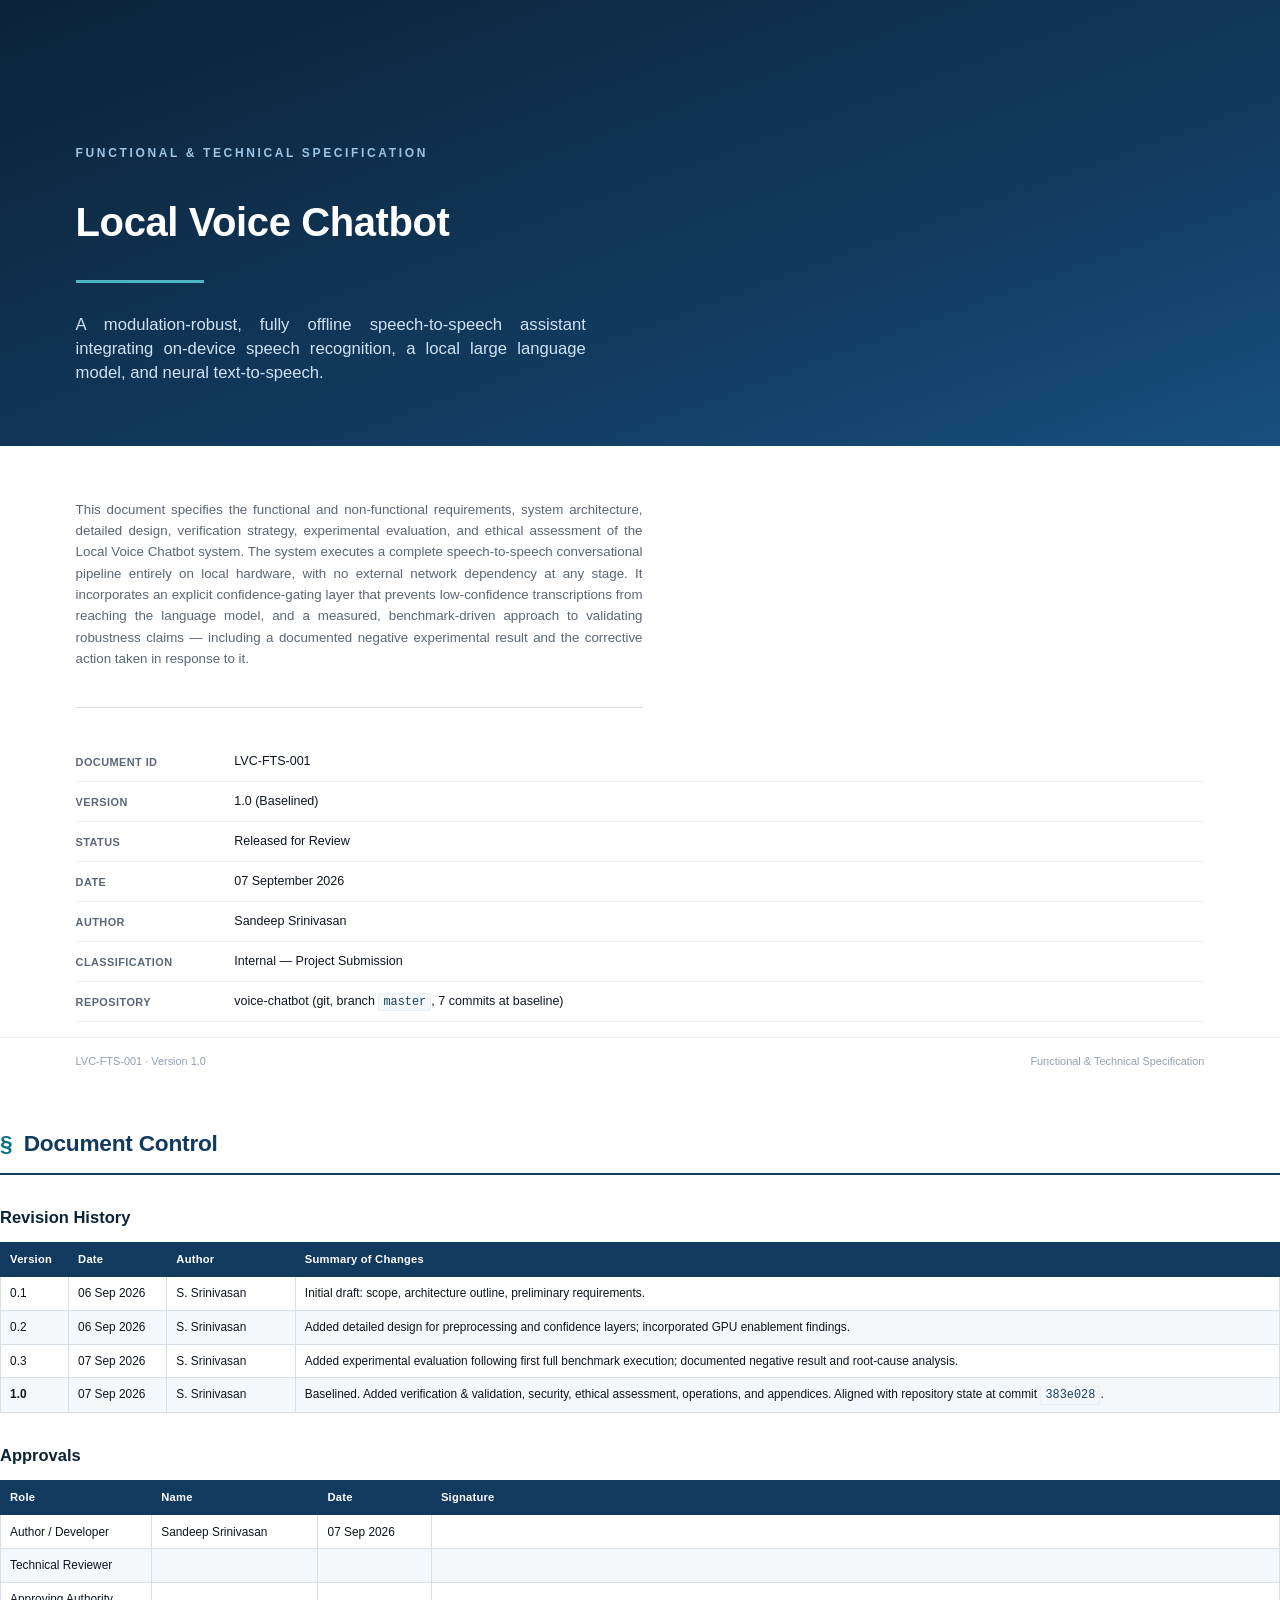
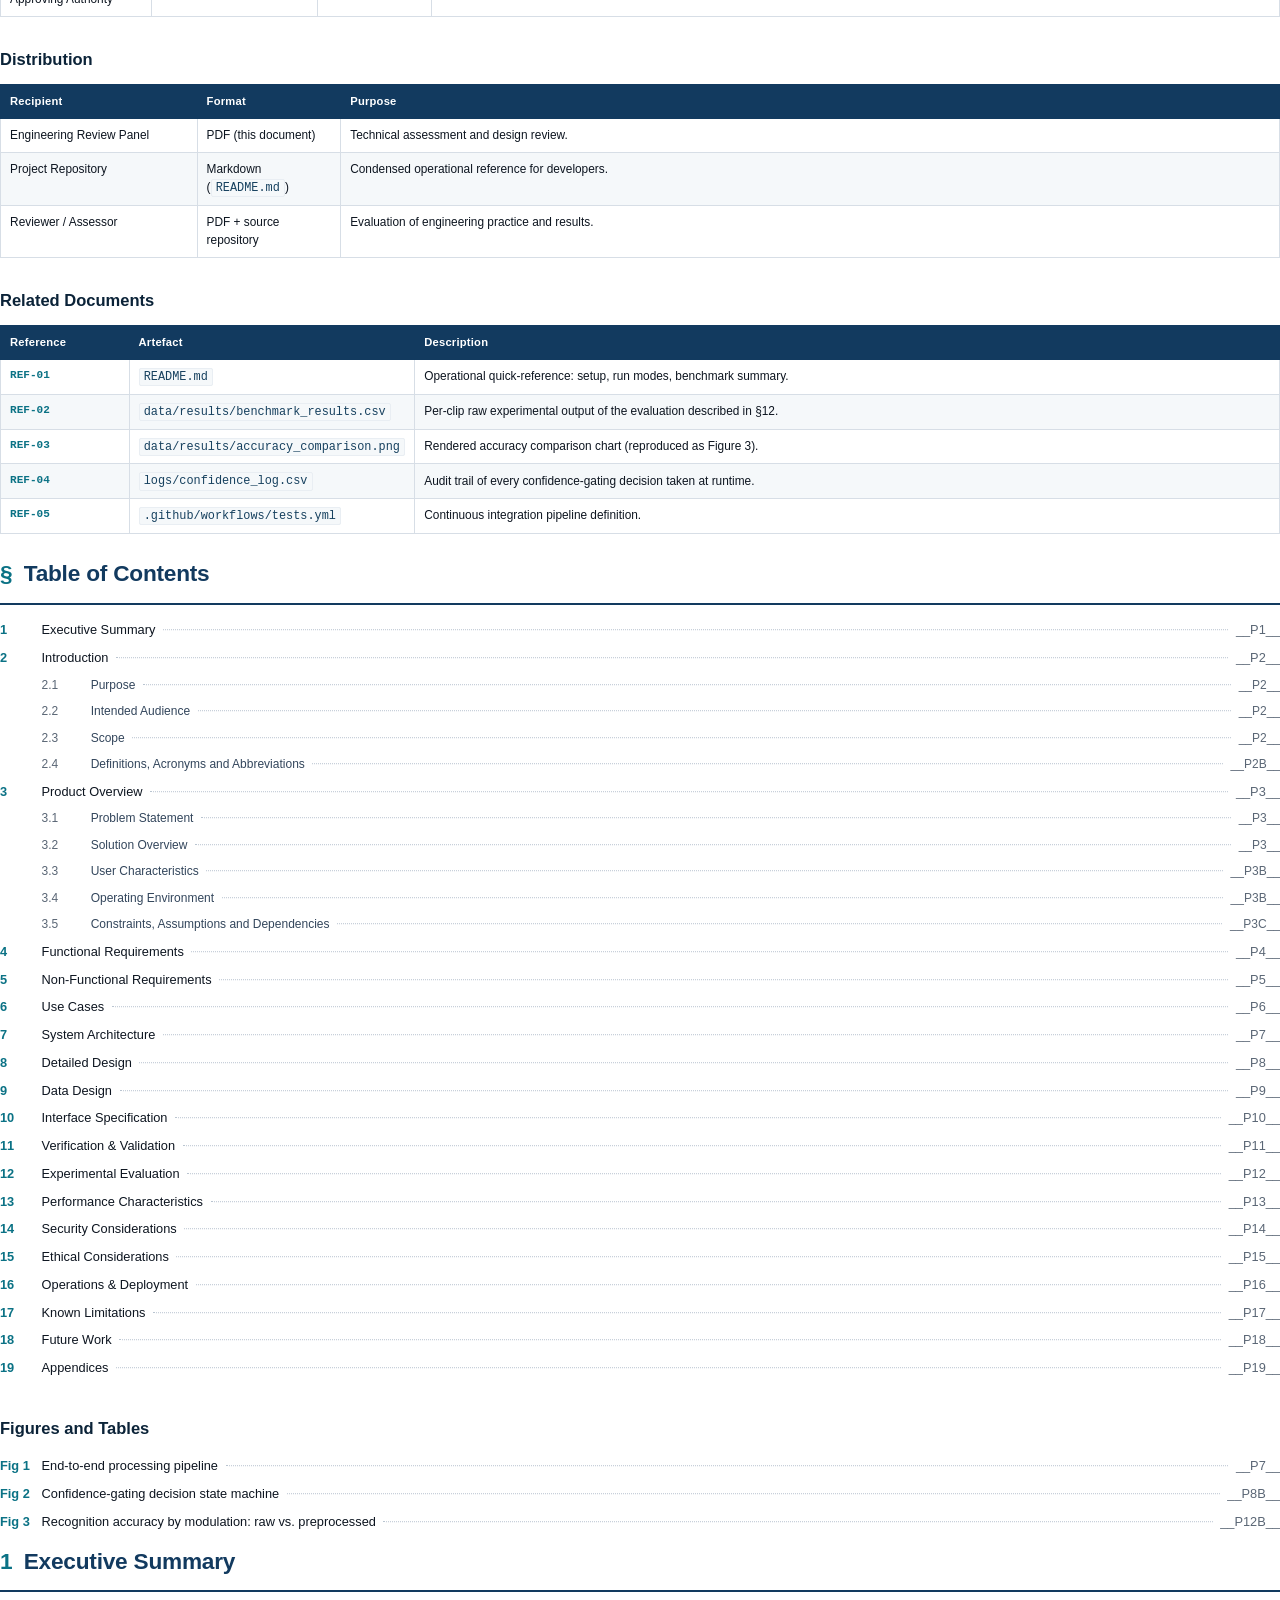
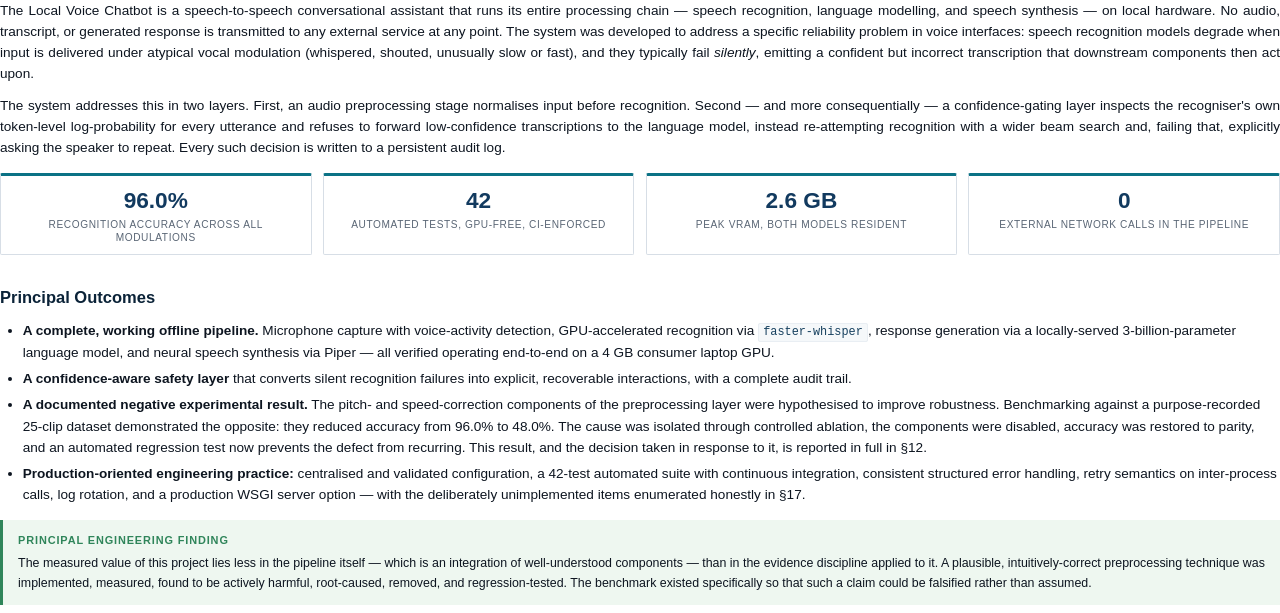
<file: docs/_part1.html>
<!doctype html>
<html lang="en">
<head>
<meta charset="utf-8">
<title>Local Voice Chatbot — Functional &amp; Technical Specification</title>
<link rel="stylesheet" href="_doc_style.css">
</head>
<body>

<!-- ================= COVER ================= -->
<div class="cover">
  <div class="cover-band">
    <div class="cover-eyebrow">Functional &amp; Technical Specification</div>
    <h1 class="cover-title" style="border:none;padding:0;color:#fff;">Local Voice Chatbot</h1>
    <div class="cover-accent-rule"></div>
    <p class="cover-sub">A modulation-robust, fully offline speech-to-speech assistant integrating
      on-device speech recognition, a local large language model, and neural text-to-speech.</p>
  </div>
  <div class="cover-body">
    <p class="cover-abstract">
      This document specifies the functional and non-functional requirements, system architecture,
      detailed design, verification strategy, experimental evaluation, and ethical assessment of the
      Local Voice Chatbot system. The system executes a complete speech-to-speech conversational
      pipeline entirely on local hardware, with no external network dependency at any stage. It
      incorporates an explicit confidence-gating layer that prevents low-confidence transcriptions
      from reaching the language model, and a measured, benchmark-driven approach to validating
      robustness claims — including a documented negative experimental result and the corrective
      action taken in response to it.
    </p>
    <table class="cover-meta">
      <tr><td>Document ID</td><td>LVC-FTS-001</td></tr>
      <tr><td>Version</td><td>1.0 (Baselined)</td></tr>
      <tr><td>Status</td><td>Released for Review</td></tr>
      <tr><td>Date</td><td>07 September 2026</td></tr>
      <tr><td>Author</td><td>Sandeep Srinivasan</td></tr>
      <tr><td>Classification</td><td>Internal — Project Submission</td></tr>
      <tr><td>Repository</td><td>voice-chatbot (git, branch <code>master</code>, 7 commits at baseline)</td></tr>
    </table>
  </div>
  <div class="cover-foot">
    <span>LVC-FTS-001 · Version 1.0</span>
    <span>Functional &amp; Technical Specification</span>
  </div>
</div>

<!-- ================= DOC CONTROL ================= -->
<div class="section">
<h1><span class="num">§</span>Document Control</h1>

<h2>Revision History</h2>
<table class="t">
  <thead><tr><th style="width:18mm">Version</th><th style="width:26mm">Date</th><th style="width:34mm">Author</th><th>Summary of Changes</th></tr></thead>
  <tbody>
    <tr><td>0.1</td><td>06 Sep 2026</td><td>S. Srinivasan</td><td>Initial draft: scope, architecture outline, preliminary requirements.</td></tr>
    <tr><td>0.2</td><td>06 Sep 2026</td><td>S. Srinivasan</td><td>Added detailed design for preprocessing and confidence layers; incorporated GPU enablement findings.</td></tr>
    <tr><td>0.3</td><td>07 Sep 2026</td><td>S. Srinivasan</td><td>Added experimental evaluation following first full benchmark execution; documented negative result and root-cause analysis.</td></tr>
    <tr><td><strong>1.0</strong></td><td>07 Sep 2026</td><td>S. Srinivasan</td><td>Baselined. Added verification &amp; validation, security, ethical assessment, operations, and appendices. Aligned with repository state at commit <code>383e028</code>.</td></tr>
  </tbody>
</table>

<h2>Approvals</h2>
<table class="t">
  <thead><tr><th style="width:40mm">Role</th><th style="width:44mm">Name</th><th style="width:30mm">Date</th><th>Signature</th></tr></thead>
  <tbody>
    <tr><td>Author / Developer</td><td>Sandeep Srinivasan</td><td>07 Sep 2026</td><td>&nbsp;</td></tr>
    <tr><td>Technical Reviewer</td><td>&nbsp;</td><td>&nbsp;</td><td>&nbsp;</td></tr>
    <tr><td>Approving Authority</td><td>&nbsp;</td><td>&nbsp;</td><td>&nbsp;</td></tr>
  </tbody>
</table>

<h2>Distribution</h2>
<table class="t">
  <thead><tr><th style="width:52mm">Recipient</th><th style="width:38mm">Format</th><th>Purpose</th></tr></thead>
  <tbody>
    <tr><td>Engineering Review Panel</td><td>PDF (this document)</td><td>Technical assessment and design review.</td></tr>
    <tr><td>Project Repository</td><td>Markdown (<code>README.md</code>)</td><td>Condensed operational reference for developers.</td></tr>
    <tr><td>Reviewer / Assessor</td><td>PDF + source repository</td><td>Evaluation of engineering practice and results.</td></tr>
  </tbody>
</table>

<h2>Related Documents</h2>
<table class="t">
  <thead><tr><th style="width:34mm">Reference</th><th style="width:50mm">Artefact</th><th>Description</th></tr></thead>
  <tbody>
    <tr><td class="id-col">REF-01</td><td><code>README.md</code></td><td>Operational quick-reference: setup, run modes, benchmark summary.</td></tr>
    <tr><td class="id-col">REF-02</td><td><code>data/results/benchmark_results.csv</code></td><td>Per-clip raw experimental output of the evaluation described in §12.</td></tr>
    <tr><td class="id-col">REF-03</td><td><code>data/results/accuracy_comparison.png</code></td><td>Rendered accuracy comparison chart (reproduced as Figure 3).</td></tr>
    <tr><td class="id-col">REF-04</td><td><code>logs/confidence_log.csv</code></td><td>Audit trail of every confidence-gating decision taken at runtime.</td></tr>
    <tr><td class="id-col">REF-05</td><td><code>.github/workflows/tests.yml</code></td><td>Continuous integration pipeline definition.</td></tr>
  </tbody>
</table>
</div>

<!-- ================= TOC ================= -->
<div class="section">
<h1><span class="num">§</span>Table of Contents</h1>
<ul class="toc-list">
  <li><span class="tnum">1</span><span class="ttxt">Executive Summary</span><span class="tdot"></span><span class="tpg">__P1__</span></li>
  <li><span class="tnum">2</span><span class="ttxt">Introduction</span><span class="tdot"></span><span class="tpg">__P2__</span></li>
  <li class="sub"><span class="tnum">2.1</span><span class="ttxt">Purpose</span><span class="tdot"></span><span class="tpg">__P2__</span></li>
  <li class="sub"><span class="tnum">2.2</span><span class="ttxt">Intended Audience</span><span class="tdot"></span><span class="tpg">__P2__</span></li>
  <li class="sub"><span class="tnum">2.3</span><span class="ttxt">Scope</span><span class="tdot"></span><span class="tpg">__P2__</span></li>
  <li class="sub"><span class="tnum">2.4</span><span class="ttxt">Definitions, Acronyms and Abbreviations</span><span class="tdot"></span><span class="tpg">__P2B__</span></li>
  <li><span class="tnum">3</span><span class="ttxt">Product Overview</span><span class="tdot"></span><span class="tpg">__P3__</span></li>
  <li class="sub"><span class="tnum">3.1</span><span class="ttxt">Problem Statement</span><span class="tdot"></span><span class="tpg">__P3__</span></li>
  <li class="sub"><span class="tnum">3.2</span><span class="ttxt">Solution Overview</span><span class="tdot"></span><span class="tpg">__P3__</span></li>
  <li class="sub"><span class="tnum">3.3</span><span class="ttxt">User Characteristics</span><span class="tdot"></span><span class="tpg">__P3B__</span></li>
  <li class="sub"><span class="tnum">3.4</span><span class="ttxt">Operating Environment</span><span class="tdot"></span><span class="tpg">__P3B__</span></li>
  <li class="sub"><span class="tnum">3.5</span><span class="ttxt">Constraints, Assumptions and Dependencies</span><span class="tdot"></span><span class="tpg">__P3C__</span></li>
  <li><span class="tnum">4</span><span class="ttxt">Functional Requirements</span><span class="tdot"></span><span class="tpg">__P4__</span></li>
  <li><span class="tnum">5</span><span class="ttxt">Non-Functional Requirements</span><span class="tdot"></span><span class="tpg">__P5__</span></li>
  <li><span class="tnum">6</span><span class="ttxt">Use Cases</span><span class="tdot"></span><span class="tpg">__P6__</span></li>
  <li><span class="tnum">7</span><span class="ttxt">System Architecture</span><span class="tdot"></span><span class="tpg">__P7__</span></li>
  <li><span class="tnum">8</span><span class="ttxt">Detailed Design</span><span class="tdot"></span><span class="tpg">__P8__</span></li>
  <li><span class="tnum">9</span><span class="ttxt">Data Design</span><span class="tdot"></span><span class="tpg">__P9__</span></li>
  <li><span class="tnum">10</span><span class="ttxt">Interface Specification</span><span class="tdot"></span><span class="tpg">__P10__</span></li>
  <li><span class="tnum">11</span><span class="ttxt">Verification &amp; Validation</span><span class="tdot"></span><span class="tpg">__P11__</span></li>
  <li><span class="tnum">12</span><span class="ttxt">Experimental Evaluation</span><span class="tdot"></span><span class="tpg">__P12__</span></li>
  <li><span class="tnum">13</span><span class="ttxt">Performance Characteristics</span><span class="tdot"></span><span class="tpg">__P13__</span></li>
  <li><span class="tnum">14</span><span class="ttxt">Security Considerations</span><span class="tdot"></span><span class="tpg">__P14__</span></li>
  <li><span class="tnum">15</span><span class="ttxt">Ethical Considerations</span><span class="tdot"></span><span class="tpg">__P15__</span></li>
  <li><span class="tnum">16</span><span class="ttxt">Operations &amp; Deployment</span><span class="tdot"></span><span class="tpg">__P16__</span></li>
  <li><span class="tnum">17</span><span class="ttxt">Known Limitations</span><span class="tdot"></span><span class="tpg">__P17__</span></li>
  <li><span class="tnum">18</span><span class="ttxt">Future Work</span><span class="tdot"></span><span class="tpg">__P18__</span></li>
  <li><span class="tnum">19</span><span class="ttxt">Appendices</span><span class="tdot"></span><span class="tpg">__P19__</span></li>
</ul>

<h2 style="margin-top:10mm">Figures and Tables</h2>
<ul class="toc-list">
  <li><span class="tnum">Fig 1</span><span class="ttxt">End-to-end processing pipeline</span><span class="tdot"></span><span class="tpg">__P7__</span></li>
  <li><span class="tnum">Fig 2</span><span class="ttxt">Confidence-gating decision state machine</span><span class="tdot"></span><span class="tpg">__P8B__</span></li>
  <li><span class="tnum">Fig 3</span><span class="ttxt">Recognition accuracy by modulation: raw vs. preprocessed</span><span class="tdot"></span><span class="tpg">__P12B__</span></li>
</ul>
</div>

<!-- ================= 1. EXEC SUMMARY ================= -->
<div class="section">
<h1><span class="num">1</span>Executive Summary</h1>

<p>The Local Voice Chatbot is a speech-to-speech conversational assistant that runs its entire
processing chain — speech recognition, language modelling, and speech synthesis — on local
hardware. No audio, transcript, or generated response is transmitted to any external service at
any point. The system was developed to address a specific reliability problem in voice interfaces:
speech recognition models degrade when input is delivered under atypical vocal modulation
(whispered, shouted, unusually slow or fast), and they typically fail <em>silently</em>, emitting a
confident but incorrect transcription that downstream components then act upon.</p>

<p>The system addresses this in two layers. First, an audio preprocessing stage normalises input
before recognition. Second — and more consequentially — a confidence-gating layer inspects the
recogniser's own token-level log-probability for every utterance and refuses to forward
low-confidence transcriptions to the language model, instead re-attempting recognition with a wider
beam search and, failing that, explicitly asking the speaker to repeat. Every such decision is
written to a persistent audit log.</p>

<div class="metrics">
  <div class="metric"><div class="mv">96.0%</div><div class="ml">Recognition accuracy across all modulations</div></div>
  <div class="metric"><div class="mv">42</div><div class="ml">Automated tests, GPU-free, CI-enforced</div></div>
  <div class="metric"><div class="mv">2.6 GB</div><div class="ml">Peak VRAM, both models resident</div></div>
  <div class="metric"><div class="mv">0</div><div class="ml">External network calls in the pipeline</div></div>
</div>

<h2>Principal Outcomes</h2>
<ul>
  <li><strong>A complete, working offline pipeline.</strong> Microphone capture with voice-activity
    detection, GPU-accelerated recognition via <code>faster-whisper</code>, response generation via a
    locally-served 3-billion-parameter language model, and neural speech synthesis via Piper — all
    verified operating end-to-end on a 4 GB consumer laptop GPU.</li>
  <li><strong>A confidence-aware safety layer</strong> that converts silent recognition failures into
    explicit, recoverable interactions, with a complete audit trail.</li>
  <li><strong>A documented negative experimental result.</strong> The pitch- and speed-correction
    components of the preprocessing layer were hypothesised to improve robustness. Benchmarking
    against a purpose-recorded 25-clip dataset demonstrated the opposite: they reduced accuracy from
    96.0% to 48.0%. The cause was isolated through controlled ablation, the components were disabled,
    accuracy was restored to parity, and an automated regression test now prevents the defect from
    recurring. This result, and the decision taken in response to it, is reported in full in §12.</li>
  <li><strong>Production-oriented engineering practice:</strong> centralised and validated
    configuration, a 42-test automated suite with continuous integration, consistent structured error
    handling, retry semantics on inter-process calls, log rotation, and a production WSGI server
    option — with the deliberately unimplemented items enumerated honestly in §17.</li>
</ul>

<div class="callout callout-good">
  <span class="ct">Principal engineering finding</span>
  <p>The measured value of this project lies less in the pipeline itself — which is an integration of
  well-understood components — than in the evidence discipline applied to it. A plausible,
  intuitively-correct preprocessing technique was implemented, measured, found to be actively
  harmful, root-caused, removed, and regression-tested. The benchmark existed specifically so that
  such a claim could be falsified rather than assumed.</p>
</div>
</div>
</file>
<file: docs/_doc_style.css>
/* ============================================================
   Print stylesheet — Local Voice Chatbot technical documentation
   Target renderer: Chromium (headless --print-to-pdf / Playwright)
   Page size: A4
   ============================================================ */

@page {
  size: A4;
  margin: 20mm 17mm 18mm 17mm;
}
@page :first {
  margin: 0;
}

:root {
  --ink:        #0d1520;
  --navy:       #123a5f;
  --navy-deep:  #0b2338;
  --accent:     #0b7285;
  --accent-lt:  #e6f2f4;
  --rule:       #d7dee6;
  --rule-soft:  #e9eef3;
  --muted:      #5a6675;
  --tint:       #f5f8fa;
  --warn-bg:    #fdf6e3;
  --warn-br:    #d9a441;
  --good-bg:    #eef7f0;
  --good-br:    #2f855a;
  --bad-bg:     #fdf0ef;
  --bad-br:     #c53030;
}

* { box-sizing: border-box; }

body {
  margin: 0;
  color: var(--ink);
  font-family: "Segoe UI", -apple-system, "Helvetica Neue", Arial, sans-serif;
  font-size: 10.2pt;
  line-height: 1.55;
  -webkit-print-color-adjust: exact;
  print-color-adjust: exact;
}

/* ---------- Cover ---------------------------------------- */
.cover {
  height: 297mm;
  display: flex;
  flex-direction: column;
  break-after: page;
}
.cover-band {
  background: linear-gradient(160deg, var(--navy-deep) 0%, var(--navy) 62%, #17507f 100%);
  color: #fff;
  padding: 38mm 20mm 16mm 20mm;
  flex: 0 0 auto;
}
.cover-eyebrow {
  font-size: 9pt;
  letter-spacing: .22em;
  text-transform: uppercase;
  color: #9dc4e4;
  margin-bottom: 10mm;
  font-weight: 600;
}
.cover-title {
  font-size: 30pt;
  line-height: 1.14;
  font-weight: 600;
  margin: 0 0 6mm 0;
  letter-spacing: -.01em;
}
.cover-sub {
  font-size: 12.5pt;
  font-weight: 300;
  color: #cfe2f2;
  margin: 0;
  max-width: 135mm;
  line-height: 1.45;
}
.cover-accent-rule {
  width: 34mm;
  height: 3px;
  background: #4db8c4;
  margin: 9mm 0 8mm 0;
}
.cover-body {
  padding: 14mm 20mm 0 20mm;
  flex: 1 1 auto;
}
.cover-abstract {
  font-size: 10pt;
  color: var(--muted);
  line-height: 1.6;
  max-width: 150mm;
  padding-bottom: 10mm;
  border-bottom: 1px solid var(--rule);
}
.cover-meta {
  width: 100%;
  border-collapse: collapse;
  margin-top: 9mm;
  font-size: 9.4pt;
}
.cover-meta td {
  padding: 2.6mm 0;
  vertical-align: top;
  border-bottom: 1px solid var(--rule-soft);
}
.cover-meta td:first-child {
  width: 42mm;
  color: var(--muted);
  font-weight: 600;
  letter-spacing: .04em;
  text-transform: uppercase;
  font-size: 8.2pt;
  padding-top: 3.1mm;
}
.cover-foot {
  padding: 0 20mm 14mm 20mm;
  font-size: 8.2pt;
  color: #92a0b0;
  display: flex;
  justify-content: space-between;
  border-top: 1px solid var(--rule-soft);
  padding-top: 4mm;
}

/* ---------- Headings ------------------------------------- */
h1 {
  font-size: 17pt;
  font-weight: 600;
  color: var(--navy);
  margin: 0 0 2mm 0;
  padding-bottom: 3mm;
  border-bottom: 2px solid var(--navy);
  letter-spacing: -.01em;
  break-after: avoid;
}
h1 .num { color: var(--accent); margin-right: 3mm; font-weight: 600; }
h2 {
  font-size: 12.4pt;
  font-weight: 600;
  color: var(--navy-deep);
  margin: 8mm 0 2.5mm 0;
  break-after: avoid;
}
h3 {
  font-size: 10.6pt;
  font-weight: 600;
  color: var(--ink);
  margin: 5.5mm 0 1.8mm 0;
  break-after: avoid;
}
.section { break-before: page; padding-top: 1mm; }
.section:first-of-type { break-before: auto; }
p { margin: 0 0 3mm 0; text-align: justify; hyphens: auto; }
ul, ol { margin: 0 0 3.5mm 0; padding-left: 6mm; }
li { margin-bottom: 1.4mm; }
strong { font-weight: 600; }
code {
  font-family: Consolas, "Cascadia Mono", monospace;
  font-size: 8.9pt;
  background: var(--tint);
  border: 1px solid var(--rule-soft);
  border-radius: 2px;
  padding: 0.3mm 1.1mm;
  color: #17415f;
}

/* ---------- Tables --------------------------------------- */
table.t {
  width: 100%;
  border-collapse: collapse;
  margin: 3mm 0 5mm 0;
  font-size: 8.9pt;
  break-inside: auto;
}
table.t caption {
  caption-side: top;
  text-align: left;
  font-size: 8.4pt;
  font-weight: 600;
  color: var(--muted);
  text-transform: uppercase;
  letter-spacing: .07em;
  padding-bottom: 1.8mm;
}
table.t th {
  background: var(--navy);
  color: #fff;
  font-weight: 600;
  text-align: left;
  padding: 2.1mm 2.4mm;
  font-size: 8.4pt;
  letter-spacing: .02em;
  border: 1px solid var(--navy);
}
table.t td {
  padding: 1.9mm 2.4mm;
  border: 1px solid var(--rule);
  vertical-align: top;
}
table.t tbody tr:nth-child(even) { background: var(--tint); }
table.t tr { break-inside: avoid; }
.num-col { text-align: right; font-variant-numeric: tabular-nums; }
.ctr { text-align: center; }
.id-col { font-family: Consolas, monospace; font-size: 8.3pt; white-space: nowrap; color: var(--accent); font-weight: 600; }

/* ---------- Badges --------------------------------------- */
.b {
  display: inline-block;
  font-size: 7.4pt;
  font-weight: 700;
  letter-spacing: .05em;
  text-transform: uppercase;
  padding: 0.6mm 1.6mm;
  border-radius: 2px;
  white-space: nowrap;
}
.b-must  { background: #fdecea; color: #a02020; border: 1px solid #f0b8b2; }
.b-should{ background: #fff6e0; color: #8a5a00; border: 1px solid #e6c98a; }
.b-could { background: #eef2f7; color: #4a5b70; border: 1px solid #cfd8e3; }
.b-done  { background: var(--good-bg); color: #1f6340; border: 1px solid #a8cfb8; }
.b-part  { background: #fff6e0; color: #8a5a00; border: 1px solid #e6c98a; }
.b-no    { background: #eef2f7; color: #64707f; border: 1px solid #cfd8e3; }

/* ---------- Callouts ------------------------------------- */
.callout {
  border-left: 3px solid var(--accent);
  background: var(--accent-lt);
  padding: 3.2mm 4mm;
  margin: 4mm 0;
  font-size: 9.3pt;
  break-inside: avoid;
}
.callout .ct {
  font-weight: 700;
  font-size: 8.2pt;
  text-transform: uppercase;
  letter-spacing: .08em;
  color: var(--accent);
  display: block;
  margin-bottom: 1.4mm;
}
.callout p:last-child { margin-bottom: 0; }
.callout-warn { border-left-color: var(--warn-br); background: var(--warn-bg); }
.callout-warn .ct { color: #8a5a00; }
.callout-good { border-left-color: var(--good-br); background: var(--good-bg); }
.callout-good .ct { color: var(--good-br); }
.callout-bad  { border-left-color: var(--bad-br); background: var(--bad-bg); }
.callout-bad .ct { color: var(--bad-br); }

/* ---------- Code blocks ---------------------------------- */
pre {
  background: #0f2231;
  color: #dbe7f0;
  font-family: Consolas, "Cascadia Mono", monospace;
  font-size: 8.2pt;
  line-height: 1.5;
  padding: 3mm 3.5mm;
  border-radius: 3px;
  margin: 2.5mm 0 4mm 0;
  white-space: pre-wrap;
  break-inside: avoid;
  border-left: 3px solid var(--accent);
}
pre .c { color: #7f9bb0; }

/* ---------- TOC ------------------------------------------ */
.toc-list { list-style: none; padding: 0; margin: 4mm 0 0 0; font-size: 9.6pt; }
.toc-list li { margin-bottom: 2.1mm; display: flex; align-items: baseline; }
.toc-list .tnum { width: 11mm; color: var(--accent); font-weight: 600; flex: 0 0 auto; }
.toc-list .ttxt { flex: 0 0 auto; }
.toc-list .tdot {
  flex: 1 1 auto;
  border-bottom: 1px dotted #b9c4d0;
  margin: 0 2mm 0 2mm;
  transform: translateY(-1mm);
}
.toc-list .tpg { flex: 0 0 auto; color: var(--muted); font-variant-numeric: tabular-nums; }
.toc-list li.sub { padding-left: 11mm; font-size: 9pt; color: #33465c; }
.toc-list li.sub .tnum { width: 13mm; color: var(--muted); font-weight: 400; }

/* ---------- Diagrams ------------------------------------- */
.figure { margin: 4mm 0 5mm 0; break-inside: avoid; }
.figure img { width: 100%; border: 1px solid var(--rule); border-radius: 2px; }
.figcap {
  font-size: 8.2pt;
  color: var(--muted);
  margin-top: 2mm;
  text-align: left;
  font-style: italic;
}
.figcap b { font-style: normal; color: var(--ink); }

.flow { margin: 4mm 0; break-inside: avoid; }
.flow-row { display: flex; align-items: stretch; gap: 0; flex-wrap: nowrap; }
.fbox {
  flex: 1 1 0;
  border: 1px solid var(--navy);
  border-radius: 3px;
  padding: 2.4mm 1.6mm;
  text-align: center;
  background: #fff;
  font-size: 7.9pt;
  line-height: 1.35;
}
.fbox .fb-t { font-weight: 700; color: var(--navy); display: block; font-size: 8.2pt; }
.fbox .fb-s { color: var(--muted); font-size: 7.2pt; }
.fbox.gate { border-color: var(--accent); border-width: 2px; background: var(--accent-lt); }
.fbox.gate .fb-t { color: var(--accent); }
.farrow {
  flex: 0 0 6mm;
  display: flex;
  align-items: center;
  justify-content: center;
  color: var(--navy);
  font-size: 11pt;
  font-weight: 700;
}

.kv { width: 100%; border-collapse: collapse; font-size: 9pt; margin: 2mm 0 4mm 0; }
.kv td { padding: 1.6mm 0; border-bottom: 1px solid var(--rule-soft); vertical-align: top; }
.kv td:first-child { width: 44mm; color: var(--muted); font-weight: 600; }

.metrics { display: flex; gap: 3mm; margin: 4mm 0 5mm 0; break-inside: avoid; }
.metric {
  flex: 1 1 0;
  border: 1px solid var(--rule);
  border-top: 3px solid var(--accent);
  border-radius: 2px;
  padding: 3mm 3mm 2.6mm 3mm;
  text-align: center;
  background: #fff;
}
.metric .mv { font-size: 17pt; font-weight: 600; color: var(--navy); line-height: 1.1; font-variant-numeric: tabular-nums; }
.metric .ml { font-size: 7.6pt; color: var(--muted); text-transform: uppercase; letter-spacing: .06em; margin-top: 1.4mm; line-height: 1.3; }

.small { font-size: 8.6pt; color: var(--muted); }
.nobreak { break-inside: avoid; }

/* ---------- State-machine diagram ------------------------ */
.sm { margin: 4mm 0 2mm 0; break-inside: avoid; }
.sm-row { display: flex; align-items: center; gap: 3mm; margin-bottom: 2mm; }
.sm-node {
  flex: 0 0 66mm; border: 1px solid var(--navy); border-radius: 3px;
  padding: 2.1mm 3mm; font-size: 8.3pt; background: #fff; line-height: 1.35;
}
.sm-node b { color: var(--navy); }
.sm-node.dec { border: 2px solid var(--accent); background: var(--accent-lt); }
.sm-node.dec b { color: var(--accent); }
.sm-node.ok { border-color: var(--good-br); background: var(--good-bg); flex: 0 0 60mm; }
.sm-node.ok b { color: var(--good-br); }
.sm-node.stop { border-color: var(--bad-br); background: var(--bad-bg); flex: 0 0 60mm; }
.sm-node.stop b { color: var(--bad-br); }
.sm-link { flex: 0 0 auto; font-size: 7.6pt; color: var(--muted); white-space: nowrap; }
.sm-link .ar { color: var(--navy); font-size: 10pt; font-weight: 700; margin: 0 1mm; }
.sm-down { width: 66mm; text-align: center; color: var(--navy); font-size: 11pt;
           font-weight: 700; line-height: 1; margin-bottom: 2mm; }
/* Terminal node sits in the left column, so it matches that column width. */
.sm-node.stop.term { flex: 0 0 66mm; }
</file>
